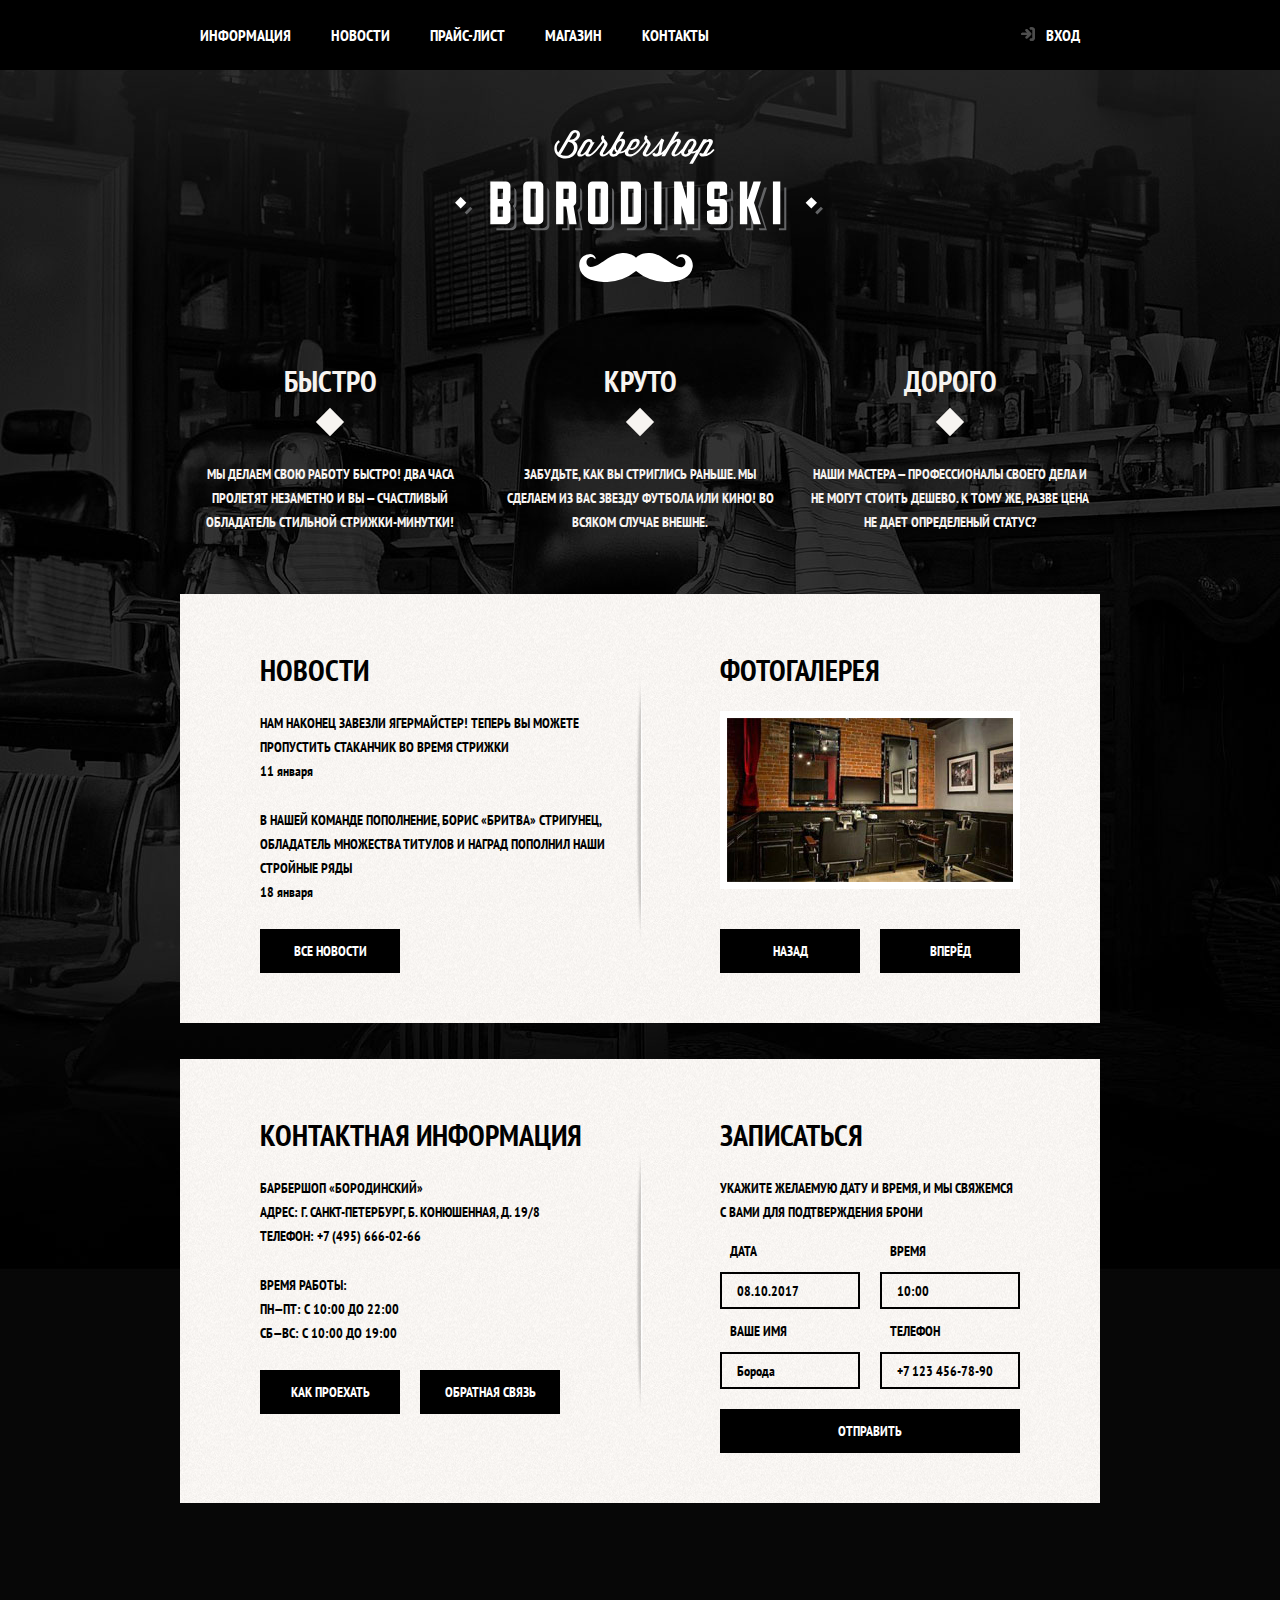
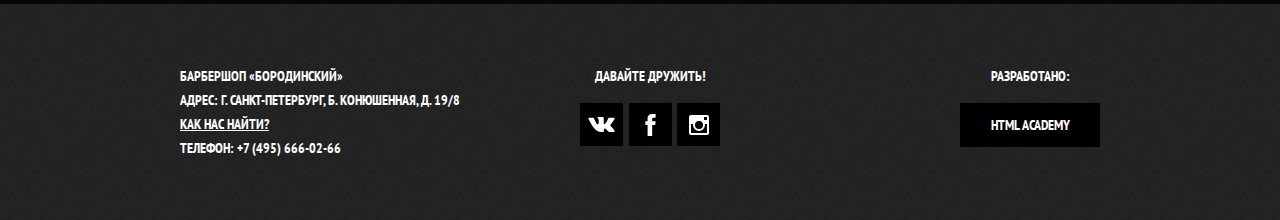
<file: index.html>
<!DOCTYPE html>
<html lang="ru">
<head>
    <meta charset="utf-8"/>
    <title>Barbershop BORODINSKI</title>
    <link href="https://fonts.googleapis.com/css2?family=PT+Sans+Narrow&display=swap" rel="stylesheet">
    <link rel="stylesheet" href="css/style.min.css">
</head>
<body>
    <header class="main-header">
        <nav class="main-navigation">
            <a class="main-navigation-logo">
                <img src="img/index-logo.svg" width="368" height="153" alt="Логотип барбершопа «Borodinski».">
            </a>
            <div class="main-navigation-wrapper">
                <div class="container">
                    <ul class="website-navigation">
                        <li><a href="info.html">Информация</a></li>
                        <li><a href="news.html">Новости</a></li>
                        <li><a href="price.html">Прайс-лист</a></li>
                        <li><a href="catalog.html">Магазин</a></li>
                        <li><a href="contacts.html">Контакты</a></li>
                    </ul>
                    <ul class="user-navigation">
                        <li><a href="#" class="login-link">Вход</a></li>
                    </ul>
                </div> 
            </div>
        </nav>
    </header>
    <main class="main-wrapper">
        <div class="container">
            <h1 class="main-title visually-hidden">Barbershop Borodinski</h1>
            <section class="benefits">
                <h2 class="visually-hidden">Преимущества</h2>
                <ul class="benefits-list">
                    <li class="benefits-item">
                        <h3>Быстро</h3>
                        <p>Мы делаем свою работу быстро! Два часа пролетят незаметно и вы — счастливый обладатель стильной стрижки-минутки!</p>
                    </li>
                    <li class="benefits-item">
                        <h3>Круто</h3>
                        <p>Забудьте, как вы стриглись раньше.
                            Мы сделаем из вас звезду футбола или кино!
                            Во всяком случае внешне.</p>
                    </li>
                    <li class="benefits-item">
                        <h3>Дорого</h3>
                        <p>Наши мастера — профессионалы своего дела и не могут стоить дешево. К тому же, разве цена не дает определеный статус?</p>
                    </li>
                </ul>
            </section>
            <div class="content-columns">
                <section class="news">
                    <h2>Новости</h2>
                    <ul class="news-list">
                        <li class="news-item">
                            <p>Нам наконец завезли ягермайстер! Теперь вы можете пропустить стаканчик во время стрижки</p>
                            <time datetime="2018-01-11">11 января</time>
                        </li>
                        <li class="news-item">
                            <p>В нашей команде пополнение, борис «бритва» стригунец, обладaтель множества титулов и наград пополнил наши стройные ряды</p>
                            <time datetime="2018-01-18">18 января</time>
                        </li>
                    </ul>
                    <a class="button" href="news.html">Все новости</a>
                </section>
                <section class="gallery">
                    <h2>Фотогалерея</h2>
                    <figure class="gallery-content">
                        <a href="#">
                            <img src="img/studio.jpg" width="286" height="164" alt="Интерьер.">
                        </a>
                    </figure>
                    <div class="gallery-buttons">
                        <button type="button" class="button gallery-button">Назад</button>
                        <button type="button" class="button gallery-button">Вперёд</button>
                    </div> 
                </section>
            </div>
            <div class="content-columns">
                <section class="contacts">
                    <h2>Контактная информация</h2>
                    <div class="contacts-container">
                        <p>
                            Барбершоп «Бородинский»<br>
                            Адрес: г. Санкт-петербург, б. Конюшенная, д. 19/8<br>
                            Телефон: +7 (495) 666-02-66
                        </p>
                        <p>
                            Время работы:<br>
                            Пн—пт: с 10:00 до 22:00<br>
                            Сб—вс: с 10:00 до 19:00
                        </p>
                        <div class="contacts-buttons">
                            <a class="button" href="map.html">Как проехать</a>
                            <a class="button" href="contacts.html">Обратная связь</a>
                        </div>
                    </div>
                </section>
                <section class="appointment">
                    <h2>Записаться</h2>
                    <p class="appointment-info">Укажите желаемую дату и время, и мы свяжемся с вами для подтверждения брони</p>
                    <form class="appointment-form" action="" method="post">
                        <p class="appointment-item">
                            <label for="appointment-date">Дата</label>
                            <input id="appointment-date" type="text" name="date" value="" placeholder="08.10.2017" required>
                        </p>
                        <p class="appointment-item">
                            <label for="appointment-time">Время</label>
                            <input id="appointment-time" type="text" name="time" value="" placeholder="10:00" required>
                        </p>
                        <p class="appointment-item">
                            <label for="appointment-name">Ваше имя</label>
                            <input id="appointment-name" type="text" name="name" value="" placeholder="Борода" required>
                        </p>
                        <p class="appointment-item">
                            <label for="appointment-phone">Телефон</label>
                            <input id="appointment-phone" type="tel" name="phone" value="" placeholder="+7 123 456-78-90" required>
                        </p>
                        <button class="button" type="submit">Отправить</button>
                    </form>
                </section>
            </div>
        </div>
    </main>
    <footer class="main-footer">
        <div class="container">
            <p class="footer-contacts">
                Барбершоп «Бородинский»<br>
                Адрес: г. Санкт-петербург, б. Конюшенная, д. 19/8<br>
                <a href="map.html">Как нас найти?</a><br>
                Телефон: +7 (495) 666-02-66
            </p>
            <div class="footer-social">
                <b>Давайте дружить!</b>
                <ul class="footer-social-list">
                    <li>
                        <a class="social-button" href="#">
                            <span class="visually-hidden">Вконтакте</span>
                            <svg xmlns="http://www.w3.org/2000/svg" width="27" height="15" viewBox="0 0 26.14 14.91">
                                <path d="M26 13.47l-.09-.17a13.55 13.55 0 0 0-2.6-3q-.87-.83-1.1-1.12A1 1 0 0 1 22 8a10.27 10.27 0 0 1 1.22-1.78l.88-1.16q2.35-3.13 2-4L26 .94a.8.8 0 0 0-.4-.22 2.14 2.14 0 0 0-.87 0h-3.92a.51.51 0 0 0-.27 0h-.3a.6.6 0 0 0-.15.14.93.93 0 0 0-.14.24 22.22 22.22 0 0 1-1.46 3.06q-.5.84-.93 1.46a7 7 0 0 1-.71.91 4.94 4.94 0 0 1-.52.47q-.23.18-.35.15l-.23-.05a.9.9 0 0 1-.31-.33 1.49 1.49 0 0 1-.16-.53V1.6a3.14 3.14 0 0 0 0-.62 2.12 2.12 0 0 0-.14-.44.73.73 0 0 0-.28-.33 1.57 1.57 0 0 0-.46-.18A9 9 0 0 0 12.57 0a8.93 8.93 0 0 0-3.25.33 1.83 1.83 0 0 0-.52.41q-.25.3-.07.33a1.67 1.67 0 0 1 1.16.59l.08.16a2.6 2.6 0 0 1 .19.63 6.32 6.32 0 0 1 .12 1 10.59 10.59 0 0 1 0 1.7q-.07.71-.13 1.1a2.21 2.21 0 0 1-.18.64 2.69 2.69 0 0 1-.16.3l-.07.07a1 1 0 0 1-.37.07.86.86 0 0 1-.46-.19 3.27 3.27 0 0 1-.56-.52 7 7 0 0 1-.66-.93q-.37-.6-.76-1.42l-.22-.39q-.2-.38-.56-1.11t-.62-1.43A.9.9 0 0 0 5.2.9h-.07a.93.93 0 0 0-.22-.16A1.44 1.44 0 0 0 4.6.65L.87.68A1 1 0 0 0 .1.94L0 1a.44.44 0 0 0 0 .22 1.08 1.08 0 0 0 .08.37Q.9 3.53 1.86 5.31t1.66 2.87Q4.23 9.27 5 10.24t1 1.24l.37.41.34.33a8.06 8.06 0 0 0 1 .78 16.34 16.34 0 0 0 1.4.9 7.6 7.6 0 0 0 1.79.72 6.19 6.19 0 0 0 2 .22h1.57a1.08 1.08 0 0 0 .72-.3l.05-.07a.9.9 0 0 0 .1-.25 1.38 1.38 0 0 0 0-.37 4.48 4.48 0 0 1 .09-1.05 2.77 2.77 0 0 1 .23-.71 1.74 1.74 0 0 1 .29-.4 1.19 1.19 0 0 1 .23-.2h.11a.86.86 0 0 1 .77.21 4.52 4.52 0 0 1 .83.79q.39.47.93 1.05a6.41 6.41 0 0 0 1 .87l.27.16a3.31 3.31 0 0 0 .71.3 1.53 1.53 0 0 0 .76.07l3.48-.05a1.58 1.58 0 0 0 .8-.17.68.68 0 0 0 .34-.37 1.06 1.06 0 0 0 0-.46 1.71 1.71 0 0 0-.1-.36z" fill="#fff"/>
                            </svg>
                        </a>
                    </li>
                    <li>
                        <a class="social-button" href="#">
                            <span class="visually-hidden">Facebook</span>
                            <svg xmlns="http://www.w3.org/2000/svg" width="19" height="22" viewBox="0 0 10.15 21.74">
                                <path d="M3.34 1.12A4.77 4.77 0 0 1 6.53 0h3.61v3.81H7.81a1.07 1.07 0 0 0-1.09.83v2.55h3.42c-.08 1.23-.24 2.45-.41 3.67h-3v10.87H2.21V10.86H0V7.21h2.19V3.66a3.83 3.83 0 0 1 1.15-2.54z" fill="#fff"/>
                            </svg>
                        </a>
                    </li>
                    <li>
                        <a class="social-button" href="#">
                            <span class="visually-hidden">Instagram</span>
                            <svg xmlns="http://www.w3.org/2000/svg" width="20" height="20" viewBox="0 0 20 20">
                                <path d="M18 0H2a2 2 0 0 0-2 2v16a2 2 0 0 0 2 2h16a2 2 0 0 0 2-2V2a2 2 0 0 0-2-2zm-8 6a4 4 0 1 1-4 4 4 4 0 0 1 4-4zM2.5 18a.47.47 0 0 1-.5-.5V9h2.1a3.4 3.4 0 0 0-.1 1 6 6 0 1 0 12 0 3.4 3.4 0 0 0-.1-1H18v8.5a.47.47 0 0 1-.5.5zM18 4.5a.47.47 0 0 1-.5.5h-2a.47.47 0 0 1-.5-.5v-2a.47.47 0 0 1 .5-.5h2a.47.47 0 0 1 .5.5z" fill="#fff"/>
                            </svg>
                        </a>
                    </li>
                </ul>
            </div>
            <p class="footer-copyright">
                <b>Разработано:</b>
                <a class="button" href="https://htmlacademy.ru">HTML Academy</a>
            </p>
        </div>
    </footer>
    <section class="modal modal-login">
        <h2>Личный кабинет</h2>
        <p>Введите, пожалуйста, свой логин и пароль</p>
        <form class="login-form" action="" method="post">
            <p>
                <label for="user-login" class="visually-hidden">Логин</label>
                <input id="user-login" type="text" name="login" placeholder="Логин" required>
                <span class="user-login-icon"></span>
            </p>
            <p>
                <label for="user-password" class="visually-hidden">Пароль</label>
                <input id="user-password" type="password" name="password" placeholder="Пароль" required>
                <span class="user-password-icon"></span>
            </p>
            <p class="extra-actions">
                <input type="checkbox" name="remember" id="remember-user" class="remember-user-checkbox">
                <span class="extra-actions-container">
                    <label class="remember-user-label" for="remember-user">Запомните меня</label>
                    <a href="#">Я забыл пароль!</a>   
                </span>
            </p>       
            <button class="button" type="submit" action="" method="post">Войти</button>
        </form>
        <button type="button" class="modal-close" aria-label="Закрыть">
            <svg xmlns="http://www.w3.org/2000/svg" width="19" height="19" viewBox="0 0 12 12">
                <path d="M11.12 2a.4.4 0 0 1 0 .57L8 5.71a.4.4 0 0 0 0 .57l3.14 3.14a.4.4 0 0 1 0 .57L10 11.13a.41.41 0 0 1-.57 0L6.27 8a.41.41 0 0 0-.57 0l-3.14 3.12a.41.41 0 0 1-.57 0L.85 10a.4.4 0 0 1 0-.57L4 6.28a.4.4 0 0 0 0-.57L.85 2.57a.4.4 0 0 1 0-.57L2 .86a.41.41 0 0 1 .57 0L5.7 4a.4.4 0 0 0 .57 0L9.41.87a.41.41 0 0 1 .57 0z"/>
            </svg>
        </button>
    </section>
    <section class="modal modal-map">
        <h2 class="visually-hidden">Как до нас добраться</h2>
        <iframe src="https://www.google.com/maps/embed?pb=!1m18!1m12!1m3!1d1998.6037872533277!2d30.320858716096975!3d59.93871648187614!2m3!1f0!2f0!3f0!3m2!1i1024!2i768!4f13.1!3m3!1m2!1s0x4696310fca145cc1%3A0x42b32648d8238007!2z0JHQvtC70YzRiNCw0Y8g0JrQvtC90Y7RiNC10L3QvdCw0Y8g0YPQuy4sIDE5LzgsINCh0LDQvdC60YIt0J_QtdGC0LXRgNCx0YPRgNCzLCDQoNC-0YHRgdC40Y8sIDE5MTE4Ng!5e0!3m2!1sru!2sby!4v1589304282409!5m2!1sru!2sby" width="766" height="560" frameborder="0" style="border:0;" allowfullscreen="" aria-hidden="false" tabindex="0"></iframe>
        <p>
            <img src="img/map.jpg" width="766" height="560" alt="Наш офис по адресу ул. Большая Конюшенная 19/8, Санкт-Петербург.">
        </p>
        <button type="button" class="modal-close" aria-label="Закрыть">
            <svg xmlns="http://www.w3.org/2000/svg" width="19" height="19" viewBox="0 0 12 12">
                <path d="M11.12 2a.4.4 0 0 1 0 .57L8 5.71a.4.4 0 0 0 0 .57l3.14 3.14a.4.4 0 0 1 0 .57L10 11.13a.41.41 0 0 1-.57 0L6.27 8a.41.41 0 0 0-.57 0l-3.14 3.12a.41.41 0 0 1-.57 0L.85 10a.4.4 0 0 1 0-.57L4 6.28a.4.4 0 0 0 0-.57L.85 2.57a.4.4 0 0 1 0-.57L2 .86a.41.41 0 0 1 .57 0L5.7 4a.4.4 0 0 0 .57 0L9.41.87a.41.41 0 0 1 .57 0z"/>
            </svg>
        </button>
    </section>
    <script src="scripts/main.min.js"></script>
</body>
</html>
</file>
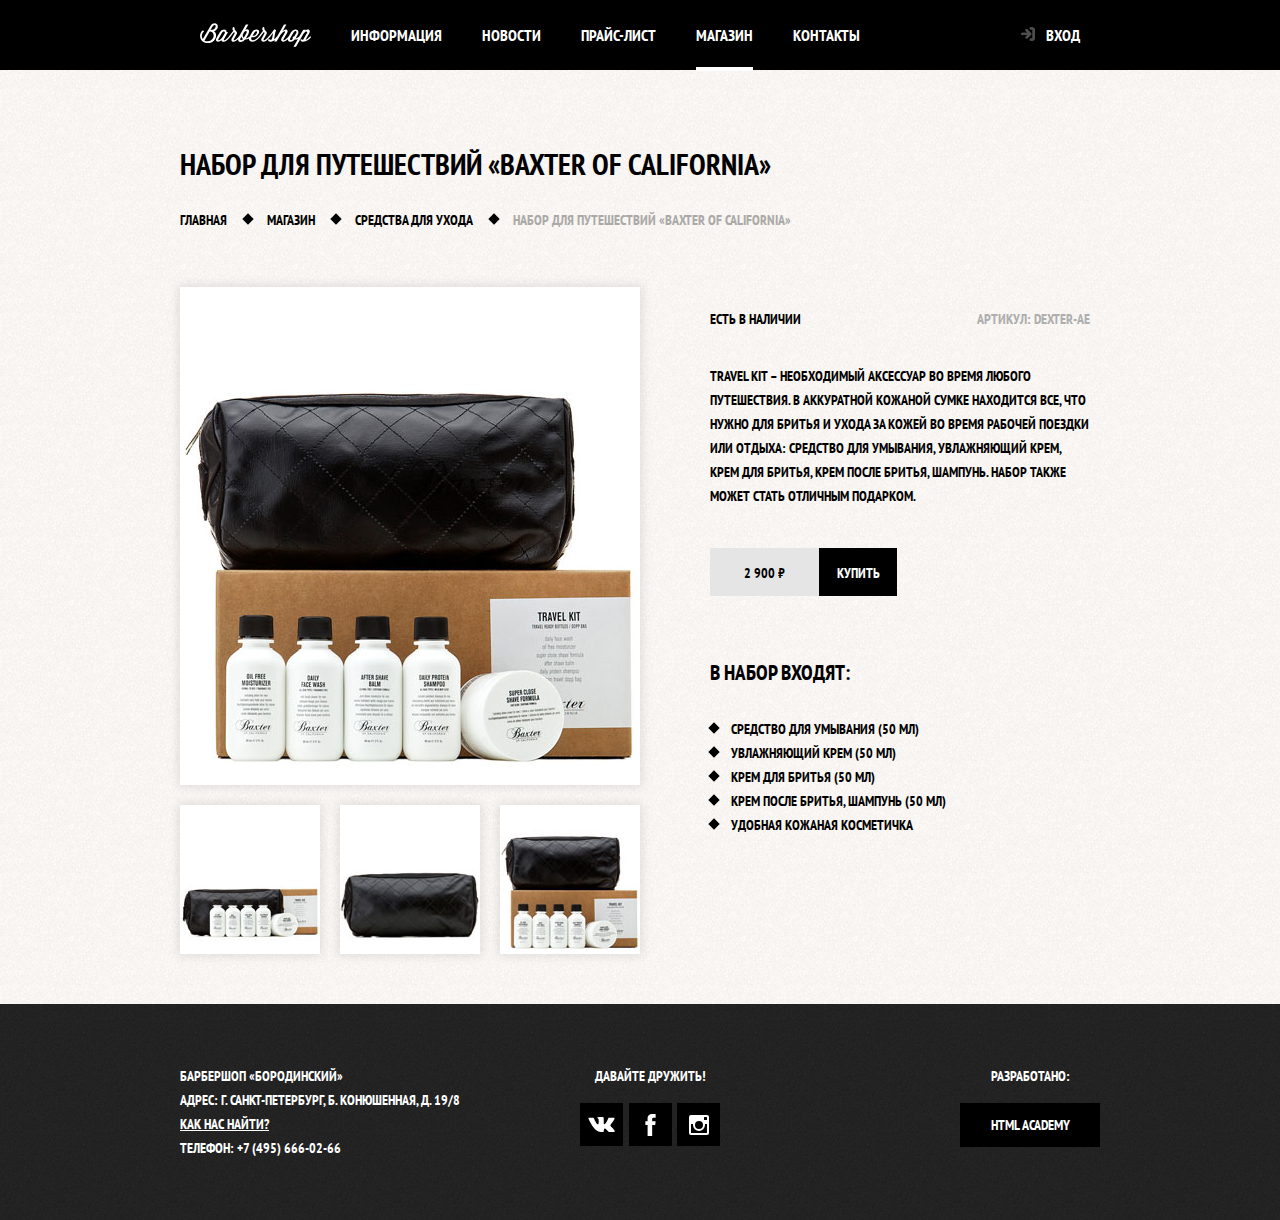
<file: catalog-item.html>
<!DOCTYPE html>
<html lang="ru">
<head>
    <meta charset="utf-8"/>
    <title>Barbershop BORODINSKI</title>
    <link href="https://fonts.googleapis.com/css2?family=PT+Sans+Narrow:wght@400;700&display=swap" rel="stylesheet">
    <link rel="stylesheet" href="css/style.min.css">
</head>
<body class="inner-page">
    <header class="main-header">
        <nav class="main-navigation container">
            <a class="main-navigation-logo" href="index.html">
                <img src="img/logo.svg" width="111" height="24" alt="Логотип барбершопа «Borodinski».">
            </a>
            <div class="main-navigation-lists-wrapper">
                <ul class="website-navigation">
                    <li><a href="info.html">Информация</a></li>
                    <li><a href="news.html">Новости</a></li>
                    <li><a href="price.html">Прайс-лист</a></li>
                    <li class="website-navigation-current">
                        <a href="catalog.html">
                            <span>Магазин</span>
                        </a>
                    </li>
                    <li><a href="contacts.html">Контакты</a></li>
                </ul>
                <ul class="user-navigation">
                    <li><a href="#" class="login-link">Вход</a></li>
                </ul>
            </div>
        </nav>
    </header>
    <main class="main-wrapper">
        <div class="container">
            <h1 class="page-title">Набор для путешествий «Baxter of California»</h1>
            <nav>
                <ul class="breadcrumbs">
                    <li><a href="index.html">Главная</a></li>
                    <li><a href="catalog.html">Магазин</a></li>
                    <li><a href="catalog.html">Средства для ухода</a></li>
                    <li class="breadcrumbs-current">Набор для путешествий «Baxter of California»</li>
                </ul>
            </nav>
            <div class="product-columns">
                <section class="product-photos">
                    <h2 class="visually-hidden">Изображения товара</h3>
                    <p class="product-photo-full">
                        <img src="img/product-big.jpg" width="460" height="498" alt="Фото всего набора.">
                    </p>
                    <ul class="product-photo-preview">
                        <li>
                            <a href="#"><img src="img/product-small-1.jpg" with="140" height="149" alt="Фото всего набора в ряд."></a>
                        </li>
                        <li>
                            <a href="#"><img src="img/product-small-2.jpg" with="140" height="149" alt="Фото набора в кожаной косметичке."></a>
                        </li>
                        <li>
                            <a href="#"><img src="img/product-small-3.jpg" with="140" height="149" alt="Фото всего набора."></a>
                        </li>
                    </ul>
                </section>
                <section class="product-info">
                    <h2 class="visually-hidden">Описание товара</h2>
                    <div class="product-meta-info">
                        <b class="product-availability">Есть в наличии</b>
                        <span class="product-vendor-code">Артикул: dexter-ae</span>
                    </div>
                    <p class="product-description">
                        Travel Kit – необходимый аксессуар во время любого путешествия. В аккуратной кожаной сумке находится все, что нужно для бритья и ухода за кожей во время рабочей поездки или отдыха: средство для умывания, увлажняющий крем, крем для бритья, крем после бритья, шампунь. Набор также может стать отличным подарком.
                    </p>
                    <p class="product-price">
                        <b>2 900 ₽</b>
                        <a class="button" href="#">Купить</a>
                    </p>
                    <h2>В набор входят:</h2>
                    <ul class="product-set-list">
                        <li>Средство для умывания (50 мл)</li>
                        <li>Увлажняющий крем (50 мл)</li>
                        <li>Крем для бритья (50 мл)</li>
                        <li>Крем после бритья, шампунь (50 мл)</li>
                        <li>Удобная кожаная косметичка</li>
                    </ul>
                </section>
            </div>
        </div>
    </main>
    <footer class="main-footer">
        <div class="container">
            <p class="footer-contacts">
                Барбершоп «Бородинский»<br>
                Адрес: г. Санкт-петербург, б. Конюшенная, д. 19/8<br>
                <a href="map.html">Как нас найти?</a><br>
                Телефон: +7 (495) 666-02-66
            </p>
            <div class="footer-social">
                <b>Давайте дружить!</b>
                <ul class="footer-social-list">
                    <li>
                        <a class="social-button" href="#">
                            <span class="visually-hidden">Вконтакте</span>
                            <svg xmlns="http://www.w3.org/2000/svg" width="27" height="15" viewBox="0 0 26.14 14.91">
                                <path d="M26 13.47l-.09-.17a13.55 13.55 0 0 0-2.6-3q-.87-.83-1.1-1.12A1 1 0 0 1 22 8a10.27 10.27 0 0 1 1.22-1.78l.88-1.16q2.35-3.13 2-4L26 .94a.8.8 0 0 0-.4-.22 2.14 2.14 0 0 0-.87 0h-3.92a.51.51 0 0 0-.27 0h-.3a.6.6 0 0 0-.15.14.93.93 0 0 0-.14.24 22.22 22.22 0 0 1-1.46 3.06q-.5.84-.93 1.46a7 7 0 0 1-.71.91 4.94 4.94 0 0 1-.52.47q-.23.18-.35.15l-.23-.05a.9.9 0 0 1-.31-.33 1.49 1.49 0 0 1-.16-.53V1.6a3.14 3.14 0 0 0 0-.62 2.12 2.12 0 0 0-.14-.44.73.73 0 0 0-.28-.33 1.57 1.57 0 0 0-.46-.18A9 9 0 0 0 12.57 0a8.93 8.93 0 0 0-3.25.33 1.83 1.83 0 0 0-.52.41q-.25.3-.07.33a1.67 1.67 0 0 1 1.16.59l.08.16a2.6 2.6 0 0 1 .19.63 6.32 6.32 0 0 1 .12 1 10.59 10.59 0 0 1 0 1.7q-.07.71-.13 1.1a2.21 2.21 0 0 1-.18.64 2.69 2.69 0 0 1-.16.3l-.07.07a1 1 0 0 1-.37.07.86.86 0 0 1-.46-.19 3.27 3.27 0 0 1-.56-.52 7 7 0 0 1-.66-.93q-.37-.6-.76-1.42l-.22-.39q-.2-.38-.56-1.11t-.62-1.43A.9.9 0 0 0 5.2.9h-.07a.93.93 0 0 0-.22-.16A1.44 1.44 0 0 0 4.6.65L.87.68A1 1 0 0 0 .1.94L0 1a.44.44 0 0 0 0 .22 1.08 1.08 0 0 0 .08.37Q.9 3.53 1.86 5.31t1.66 2.87Q4.23 9.27 5 10.24t1 1.24l.37.41.34.33a8.06 8.06 0 0 0 1 .78 16.34 16.34 0 0 0 1.4.9 7.6 7.6 0 0 0 1.79.72 6.19 6.19 0 0 0 2 .22h1.57a1.08 1.08 0 0 0 .72-.3l.05-.07a.9.9 0 0 0 .1-.25 1.38 1.38 0 0 0 0-.37 4.48 4.48 0 0 1 .09-1.05 2.77 2.77 0 0 1 .23-.71 1.74 1.74 0 0 1 .29-.4 1.19 1.19 0 0 1 .23-.2h.11a.86.86 0 0 1 .77.21 4.52 4.52 0 0 1 .83.79q.39.47.93 1.05a6.41 6.41 0 0 0 1 .87l.27.16a3.31 3.31 0 0 0 .71.3 1.53 1.53 0 0 0 .76.07l3.48-.05a1.58 1.58 0 0 0 .8-.17.68.68 0 0 0 .34-.37 1.06 1.06 0 0 0 0-.46 1.71 1.71 0 0 0-.1-.36z" fill="#fff"/>
                            </svg>
                        </a>
                    </li>
                    <li>
                        <a class="social-button" href="#">
                            <span class="visually-hidden">Facebook</span>
                            <svg xmlns="http://www.w3.org/2000/svg" width="19" height="22" viewBox="0 0 10.15 21.74">
                                <path d="M3.34 1.12A4.77 4.77 0 0 1 6.53 0h3.61v3.81H7.81a1.07 1.07 0 0 0-1.09.83v2.55h3.42c-.08 1.23-.24 2.45-.41 3.67h-3v10.87H2.21V10.86H0V7.21h2.19V3.66a3.83 3.83 0 0 1 1.15-2.54z" fill="#fff"/>
                            </svg>
                        </a>
                    </li>
                    <li>
                        <a class="social-button" href="#">
                            <span class="visually-hidden">Instagram</span>
                            <svg xmlns="http://www.w3.org/2000/svg" width="20" height="20" viewBox="0 0 20 20">
                                <path d="M18 0H2a2 2 0 0 0-2 2v16a2 2 0 0 0 2 2h16a2 2 0 0 0 2-2V2a2 2 0 0 0-2-2zm-8 6a4 4 0 1 1-4 4 4 4 0 0 1 4-4zM2.5 18a.47.47 0 0 1-.5-.5V9h2.1a3.4 3.4 0 0 0-.1 1 6 6 0 1 0 12 0 3.4 3.4 0 0 0-.1-1H18v8.5a.47.47 0 0 1-.5.5zM18 4.5a.47.47 0 0 1-.5.5h-2a.47.47 0 0 1-.5-.5v-2a.47.47 0 0 1 .5-.5h2a.47.47 0 0 1 .5.5z" fill="#fff"/>
                            </svg>
                        </a>
                    </li>
                </ul>
            </div>
            <p class="footer-copyright">
                <b>Разработано:</b>
                <a class="button" href="https://htmlacademy.ru">HTML Academy</a>
            </p>
        </div>
    </footer>
    <section class="modal modal-login">
        <h2>Личный кабинет</h2>
        <p>Введите, пожалуйста, свой логин и пароль</p>
        <form class="login-form" action="" method="post">
            <p>
                <label for="user-login" class="visually-hidden">Логин</label>
                <input id="user-login" type="text" name="login" placeholder="Логин" required>
                <span class="user-login-icon"></span>
            </p>
            <p>
                <label for="user-password" class="visually-hidden">Пароль</label>
                <input id="user-password" type="password" name="password" placeholder="Пароль" required>
                <span class="user-password-icon"></span>
            </p>
            <p class="extra-actions">
                <input type="checkbox" name="remember" id="remember-user" class="remember-user-checkbox">
                <span class="extra-actions-container">
                    <label class="remember-user-label" for="remember-user">Запомните меня</label>
                    <a href="#">Я забыл пароль!</a>   
                </span>
            </p>       
            <button class="button" type="submit" action="" method="post">Войти</button>
        </form>
        <button type="button" class="modal-close" aria-label="Закрыть">
            <svg xmlns="http://www.w3.org/2000/svg" width="19" height="19" viewBox="0 0 12 12">
                <path d="M11.12 2a.4.4 0 0 1 0 .57L8 5.71a.4.4 0 0 0 0 .57l3.14 3.14a.4.4 0 0 1 0 .57L10 11.13a.41.41 0 0 1-.57 0L6.27 8a.41.41 0 0 0-.57 0l-3.14 3.12a.41.41 0 0 1-.57 0L.85 10a.4.4 0 0 1 0-.57L4 6.28a.4.4 0 0 0 0-.57L.85 2.57a.4.4 0 0 1 0-.57L2 .86a.41.41 0 0 1 .57 0L5.7 4a.4.4 0 0 0 .57 0L9.41.87a.41.41 0 0 1 .57 0z"/>
            </svg>
        </button>
    </section>
    <section class="modal modal-map">
        <h2 class="visually-hidden">Как до нас добраться</h2>
        <iframe src="https://www.google.com/maps/embed?pb=!1m18!1m12!1m3!1d1998.6037872533277!2d30.320858716096975!3d59.93871648187614!2m3!1f0!2f0!3f0!3m2!1i1024!2i768!4f13.1!3m3!1m2!1s0x4696310fca145cc1%3A0x42b32648d8238007!2z0JHQvtC70YzRiNCw0Y8g0JrQvtC90Y7RiNC10L3QvdCw0Y8g0YPQuy4sIDE5LzgsINCh0LDQvdC60YIt0J_QtdGC0LXRgNCx0YPRgNCzLCDQoNC-0YHRgdC40Y8sIDE5MTE4Ng!5e0!3m2!1sru!2sby!4v1589304282409!5m2!1sru!2sby" width="766" height="560" frameborder="0" style="border:0;" allowfullscreen="" aria-hidden="false" tabindex="0"></iframe>
        <p>
            <img src="img/map.jpg" width="766" height="560" alt="Наш офис по адресу ул. Большая Конюшенная 19/8, Санкт-Петербург.">
        </p>
        <button type="button" class="modal-close" aria-label="Закрыть">
            <svg xmlns="http://www.w3.org/2000/svg" width="19" height="19" viewBox="0 0 12 12">
                <path d="M11.12 2a.4.4 0 0 1 0 .57L8 5.71a.4.4 0 0 0 0 .57l3.14 3.14a.4.4 0 0 1 0 .57L10 11.13a.41.41 0 0 1-.57 0L6.27 8a.41.41 0 0 0-.57 0l-3.14 3.12a.41.41 0 0 1-.57 0L.85 10a.4.4 0 0 1 0-.57L4 6.28a.4.4 0 0 0 0-.57L.85 2.57a.4.4 0 0 1 0-.57L2 .86a.41.41 0 0 1 .57 0L5.7 4a.4.4 0 0 0 .57 0L9.41.87a.41.41 0 0 1 .57 0z"/>
            </svg>
        </button>
    </section>
    <script src="scripts/main.min.js"></script>
</body>
</html>
</file>
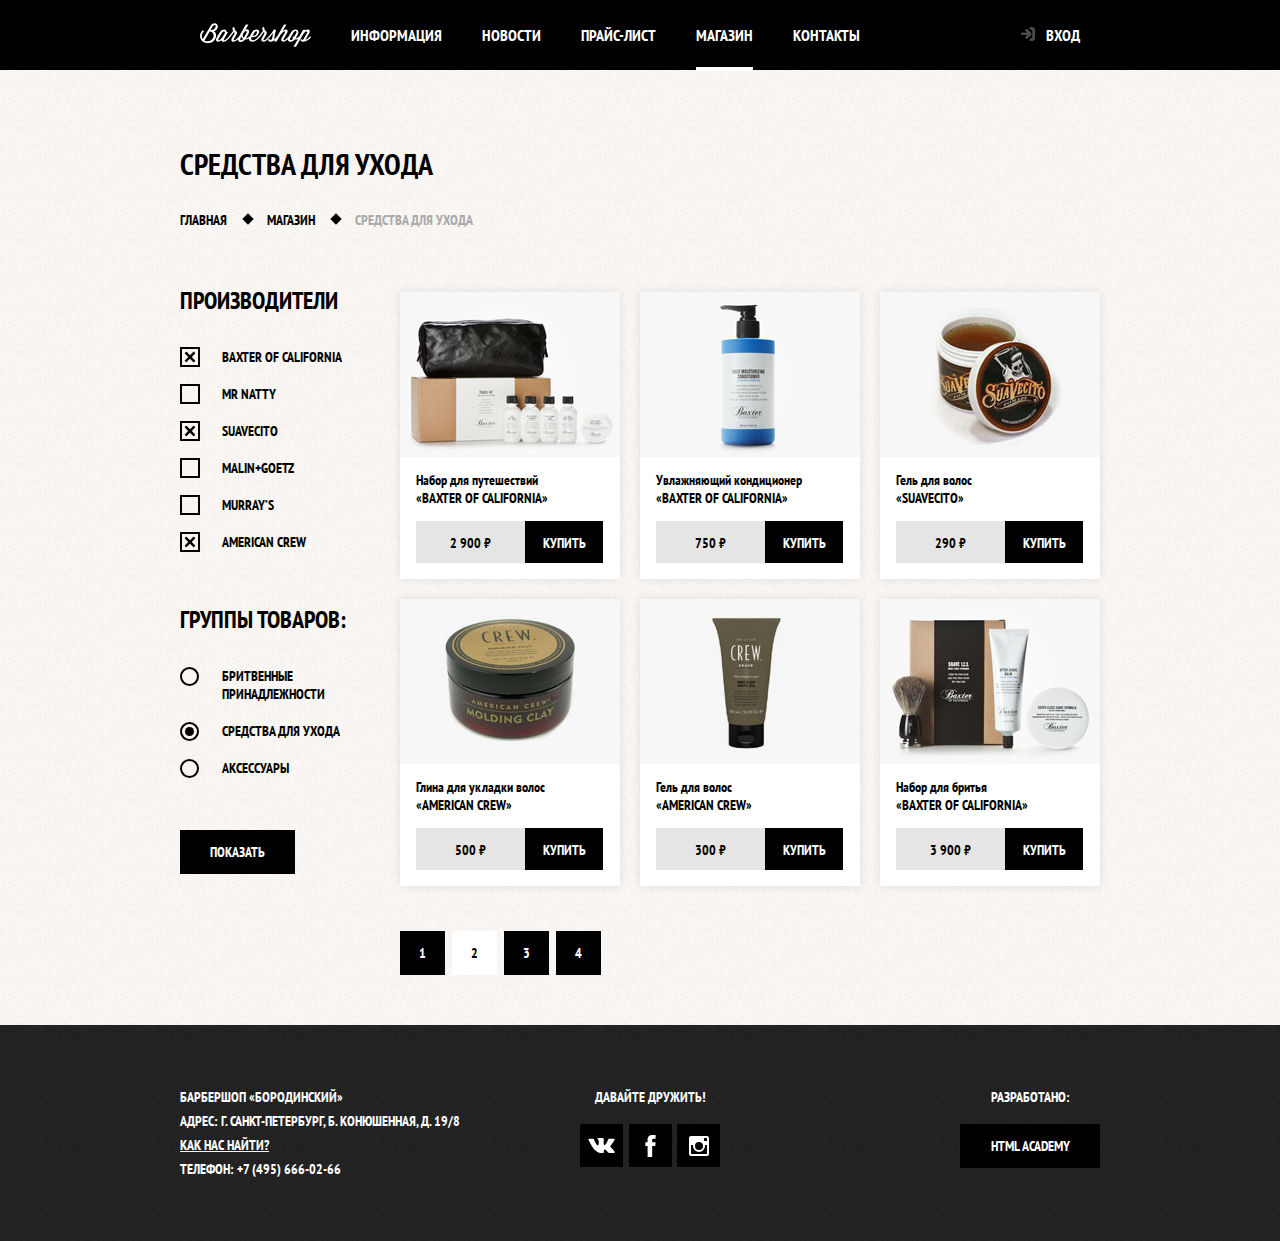
<file: catalog.html>
<!DOCTYPE html>
<html lang="ru">
<head>
    <meta charset="utf-8"/>
    <title>Barbershop BORODINSKI</title>
    <link href="https://fonts.googleapis.com/css2?family=PT+Sans+Narrow:wght@400;700&display=swap" rel="stylesheet">
    <link rel="stylesheet" href="css/style.min.css">
</head>
<body class="inner-page">
    <header class="main-header">
        <nav class="main-navigation container">
            <a class="main-navigation-logo" href="index.html">
                <img src="img/logo.svg" width="111" height="24" alt="Логотип барбершопа «Borodinski».">
            </a>
            <div class="main-navigation-lists-wrapper">
                <ul class="website-navigation">
                    <li><a href="info.html">Информация</a></li>
                    <li><a href="news.html">Новости</a></li>
                    <li><a href="price.html">Прайс-лист</a></li>
                    <li class="website-navigation-current">
                        <a href="catalog.html">
                            <span>Магазин</span>
                        </a>
                    </li>
                    <li><a href="contacts.html">Контакты</a></li>
                </ul>
                <ul class="user-navigation">
                    <li><a href="#" class="login-link">Вход</a></li>
                </ul>
            </div>
        </nav>
    </header>
    <main class="main-wrapper">
        <div class="container">
            <h1 class="page-title">Средства для ухода</h2>
            <nav>
                <ul class="breadcrumbs">
                    <li><a href="index.html">Главная</a></li>
                    <li><a href="catalog.html">Магазин</a></li>
                    <li class="breadcrumbs-current">Средства для ухода</li>
                </ul>
            </nav>
            <div class="catalog-columns">
                <section class="catalog-filters">
                    <h2 class="visually-hidden">Фильтр товаров</h2>
                    <form class="filters" action="" method="get">
                        <fieldset>
                            <legend>Производители</legend>
                            <ul>
                                <li class="filter-option">
                                    <input class="visually-hidden filter-input filter-input-checkbox" type="checkbox" name="baxter-of-california" id="filter-baxter-of-california"
                                        checked>
                                    <label for="filter-baxter-of-california">Baxter of California</label>
                                </li>
                                <li class="filter-option">
                                    <input class="visually-hidden filter-input filter-input-checkbox" type="checkbox" name="mr-natty" id="filter-mr-natty">
                                    <label for="filter-mr-natty">Mr Natty</label>
                                </li>
                                <li class="filter-option">
                                    <input class="visually-hidden filter-input filter-input-checkbox" type="checkbox" name="suavecito" id="filter-suavecito"
                                        checked>
                                    <label for="filter-suavecito">Suavecito</label>
                                </li>
                                <li class="filter-option">
                                    <input class="visually-hidden filter-input filter-input-checkbox" type="checkbox" name="malin-goetz" id="filter-malin-goetz">
                                    <label for="filter-malin-goetz">Malin+Goetz</label>
                                </li>
                                <li class="filter-option">
                                    <input class="visually-hidden filter-input filter-input-checkbox" type="checkbox" name="murrays" id="filter-murrays">
                                    <label for="filter-murrays">Murray’s</label>
                                </li>
                                <li class="filter-option">
                                    <input class="visually-hidden filter-input filter-input-checkbox" type="checkbox" name="american-crew" id="filter-american-crew"
                                        checked>
                                    <label for="filter-american-crew">American Crew</label>
                                </li>
                            </ul>     
                        </fieldset>
                        <fieldset>
                            <legend>Группы товаров:</legend>
                            <ul>
                                <li class="filter-option">
                                    <input class="visually-hidden filter-input filter-input-radio" type="radio" name="product-group" value="shaving" id="filter-shave">
                                    <label for="filter-shave">Бритвенные принадлежности</label>
                                </li>
                                <li class="filter-option">
                                    <input class="visually-hidden filter-input filter-input-radio" type="radio" name="product-group" value="hair-care" id="filter-care"
                                        checked>
                                    <label for="filter-care">Средства для ухода</label>
                                </li>
                                <li class="filter-option">
                                    <input class="visually-hidden filter-input filter-input-radio" type="radio" name="product-group" value="accessories" id="filter-accessories">
                                    <label for="filter-accessories">Аксессуары</label>
                                </li>
                            </ul>
                        </fieldset>
                        <button class="button apply-filters" type="submit">Показать</button>
                    </form>
                </section>
                <section class="catalog">
                    <h2 class="visually-hidden">Список средств для ухода</h2>
                    <ul class="catalog-list">
                        <li class="catalog-item">
                            <a href="catalog-item.html">
                                <h3>
                                    <span class="catalog-item-category">Набор для путешествий</span>
                                    <span class="catalog-item-title">«Baxter of California»</span>
                                </h3>
                                <p class="catalog-item-image">
                                    <img src="img/product-1.jpg" width="220" height="165" alt="Набор для путешествий «Baxter of California».">
                                </p>
                            </a>
                            <p class="catalog-item-price">
                                <b>2 900 ₽</b>
                                <a class="button" href="#">Купить</a>
                            </p>
                        </li>
                        <li class="catalog-item">
                            <a href="catalog-item.html">
                                <h3>
                                    <span class="catalog-item-category">Увлажняющий кондиционер</span>
                                    <span class="catalog-item-title">«Baxter of California»</span>
                                </h3>
                                <p class="catalog-item-image">
                                    <img src="img/product-2.jpg" width="220" height="165" alt="Увлажняющий кондиционер «Baxter of California».">
                                </p>
                            </a>
                            <p class="catalog-item-price">
                                <b>750 ₽</b>
                                <a class="button" href="#">Купить</a>
                            </p>
                        </li>
                        <li class="catalog-item">
                            <a href="catalog-item.html">
                                <h3>
                                    <span class="catalog-item-category">Гель для волос</span>
                                    <span class="catalog-item-title">«Suavecito»</span>
                                </h3>
                                <p class="catalog-item-image">
                                    <img src="img/product-3.jpg" width="220" height="165" alt="Гель для волос «Suavecito».">
                                </p>
                            </a>
                            <p class="catalog-item-price">
                                <b>290 ₽</b>
                                <a class="button" href="#">Купить</a>
                            </p>
                        </li>
                        <li class="catalog-item">
                            <a href="catalog-item.html">
                                <h3>
                                    <span class="catalog-item-category">Глина для укладки волос</span>
                                    <span class="catalog-item-title">«American crew»</span>
                                </h3>
                                <p class="catalog-item-image">
                                    <img src="img/product-4.jpg" width="220" height="165" alt="Глина для укладки волос «American crew».">
                                </p>
                            </a>
                            <p class="catalog-item-price">
                                <b>500 ₽</b>
                                <a class="button" href="#">Купить</a>
                            </p>
                        </li>
                        <li class="catalog-item">
                            <a href="catalog-item.html">
                                <h3>
                                    <span class="catalog-item-category">Гель для волос</span>
                                    <span class="catalog-item-title">«American crew»</span>
                                </h3>
                                <p class="catalog-item-image">
                                    <img src="img/product-5.jpg" width="220" height="165" alt="Гель для волос «American crew».">
                                </p>
                            </a>
                            <p class="catalog-item-price">
                                <b>300 ₽</b>
                                <a class="button" href="#">Купить</a>
                            </p>
                        </li>
                        <li class="catalog-item">
                            <a href="catalog-item.html">
                                <h3>
                                    <span class="catalog-item-category">Набор для бритья</span>
                                    <span class="catalog-item-title">«Baxter of California»</span>
                                </h3>
                                <p class="catalog-item-image">
                                    <img src="img/product-6.jpg" width="220" height="165" alt="Набор для бритья «Baxter of California».">
                                </p>
                            </a>
                            <p class="catalog-item-price">
                                <b>3 900 ₽</b>
                                <a class="button" href="#">Купить</a>
                            </p>
                        </li>
                    </ul>
                    <ul class="pagination-list">
                        <li class="pagination-item">
                            <a href="#">1</a>
                        </li>
                        <li class="pagination-item pagination-item-current">
                            <a>2</a>
                        </li>
                        <li class="pagination-item">
                            <a href="#">3</a>
                        </li>
                        <li class="pagination-item">
                            <a href="#">4</a>
                        </li>
                    </ul>
                </section>
            </div>
        </div>
    </main>
    <footer class="main-footer">
        <div class="container">
            <p class="footer-contacts">
                Барбершоп «Бородинский»<br>
                Адрес: г. Санкт-петербург, б. Конюшенная, д. 19/8<br>
                <a href="map.html">Как нас найти?</a><br>
                Телефон: +7 (495) 666-02-66
            </p>
            <div class="footer-social">
                <b>Давайте дружить!</b>
                <ul class="footer-social-list">
                    <li>
                        <a class="social-button" href="#">
                            <span class="visually-hidden">Вконтакте</span>
                            <svg xmlns="http://www.w3.org/2000/svg" width="27" height="15" viewBox="0 0 26.14 14.91">
                                <path d="M26 13.47l-.09-.17a13.55 13.55 0 0 0-2.6-3q-.87-.83-1.1-1.12A1 1 0 0 1 22 8a10.27 10.27 0 0 1 1.22-1.78l.88-1.16q2.35-3.13 2-4L26 .94a.8.8 0 0 0-.4-.22 2.14 2.14 0 0 0-.87 0h-3.92a.51.51 0 0 0-.27 0h-.3a.6.6 0 0 0-.15.14.93.93 0 0 0-.14.24 22.22 22.22 0 0 1-1.46 3.06q-.5.84-.93 1.46a7 7 0 0 1-.71.91 4.94 4.94 0 0 1-.52.47q-.23.18-.35.15l-.23-.05a.9.9 0 0 1-.31-.33 1.49 1.49 0 0 1-.16-.53V1.6a3.14 3.14 0 0 0 0-.62 2.12 2.12 0 0 0-.14-.44.73.73 0 0 0-.28-.33 1.57 1.57 0 0 0-.46-.18A9 9 0 0 0 12.57 0a8.93 8.93 0 0 0-3.25.33 1.83 1.83 0 0 0-.52.41q-.25.3-.07.33a1.67 1.67 0 0 1 1.16.59l.08.16a2.6 2.6 0 0 1 .19.63 6.32 6.32 0 0 1 .12 1 10.59 10.59 0 0 1 0 1.7q-.07.71-.13 1.1a2.21 2.21 0 0 1-.18.64 2.69 2.69 0 0 1-.16.3l-.07.07a1 1 0 0 1-.37.07.86.86 0 0 1-.46-.19 3.27 3.27 0 0 1-.56-.52 7 7 0 0 1-.66-.93q-.37-.6-.76-1.42l-.22-.39q-.2-.38-.56-1.11t-.62-1.43A.9.9 0 0 0 5.2.9h-.07a.93.93 0 0 0-.22-.16A1.44 1.44 0 0 0 4.6.65L.87.68A1 1 0 0 0 .1.94L0 1a.44.44 0 0 0 0 .22 1.08 1.08 0 0 0 .08.37Q.9 3.53 1.86 5.31t1.66 2.87Q4.23 9.27 5 10.24t1 1.24l.37.41.34.33a8.06 8.06 0 0 0 1 .78 16.34 16.34 0 0 0 1.4.9 7.6 7.6 0 0 0 1.79.72 6.19 6.19 0 0 0 2 .22h1.57a1.08 1.08 0 0 0 .72-.3l.05-.07a.9.9 0 0 0 .1-.25 1.38 1.38 0 0 0 0-.37 4.48 4.48 0 0 1 .09-1.05 2.77 2.77 0 0 1 .23-.71 1.74 1.74 0 0 1 .29-.4 1.19 1.19 0 0 1 .23-.2h.11a.86.86 0 0 1 .77.21 4.52 4.52 0 0 1 .83.79q.39.47.93 1.05a6.41 6.41 0 0 0 1 .87l.27.16a3.31 3.31 0 0 0 .71.3 1.53 1.53 0 0 0 .76.07l3.48-.05a1.58 1.58 0 0 0 .8-.17.68.68 0 0 0 .34-.37 1.06 1.06 0 0 0 0-.46 1.71 1.71 0 0 0-.1-.36z" fill="#fff"/>
                            </svg>
                        </a>
                    </li>
                    <li>
                        <a class="social-button" href="#">
                            <span class="visually-hidden">Facebook</span>
                            <svg xmlns="http://www.w3.org/2000/svg" width="19" height="22" viewBox="0 0 10.15 21.74">
                                <path d="M3.34 1.12A4.77 4.77 0 0 1 6.53 0h3.61v3.81H7.81a1.07 1.07 0 0 0-1.09.83v2.55h3.42c-.08 1.23-.24 2.45-.41 3.67h-3v10.87H2.21V10.86H0V7.21h2.19V3.66a3.83 3.83 0 0 1 1.15-2.54z" fill="#fff"/>
                            </svg>
                        </a>
                    </li>
                    <li>
                        <a class="social-button" href="#">
                            <span class="visually-hidden">Instagram</span>
                            <svg xmlns="http://www.w3.org/2000/svg" width="20" height="20" viewBox="0 0 20 20">
                                <path d="M18 0H2a2 2 0 0 0-2 2v16a2 2 0 0 0 2 2h16a2 2 0 0 0 2-2V2a2 2 0 0 0-2-2zm-8 6a4 4 0 1 1-4 4 4 4 0 0 1 4-4zM2.5 18a.47.47 0 0 1-.5-.5V9h2.1a3.4 3.4 0 0 0-.1 1 6 6 0 1 0 12 0 3.4 3.4 0 0 0-.1-1H18v8.5a.47.47 0 0 1-.5.5zM18 4.5a.47.47 0 0 1-.5.5h-2a.47.47 0 0 1-.5-.5v-2a.47.47 0 0 1 .5-.5h2a.47.47 0 0 1 .5.5z" fill="#fff"/>
                            </svg>
                        </a>
                    </li>
                </ul>
            </div>
            <p class="footer-copyright">
                <b>Разработано:</b>
                <a class="button" href="https://htmlacademy.ru">HTML Academy</a>
            </p>
        </div>
    </footer>
    <section class="modal modal-login">
        <h2>Личный кабинет</h2>
        <p>Введите, пожалуйста, свой логин и пароль</p>
        <form class="login-form" action="" method="post">
            <p>
                <label for="user-login" class="visually-hidden">Логин</label>
                <input id="user-login" type="text" name="login" placeholder="Логин" required>
                <span class="user-login-icon"></span>
            </p>
            <p>
                <label for="user-password" class="visually-hidden">Пароль</label>
                <input id="user-password" type="password" name="password" placeholder="Пароль" required>
                <span class="user-password-icon"></span>
            </p>
            <p class="extra-actions">
                <input type="checkbox" name="remember" id="remember-user" class="remember-user-checkbox">
                <span class="extra-actions-container">
                    <label class="remember-user-label" for="remember-user">Запомните меня</label>
                    <a href="#">Я забыл пароль!</a>   
                </span>
            </p>       
            <button class="button" type="submit" action="" method="post">Войти</button>
        </form>
        <button type="button" class="modal-close" aria-label="Закрыть">
            <svg xmlns="http://www.w3.org/2000/svg" width="19" height="19" viewBox="0 0 12 12">
                <path d="M11.12 2a.4.4 0 0 1 0 .57L8 5.71a.4.4 0 0 0 0 .57l3.14 3.14a.4.4 0 0 1 0 .57L10 11.13a.41.41 0 0 1-.57 0L6.27 8a.41.41 0 0 0-.57 0l-3.14 3.12a.41.41 0 0 1-.57 0L.85 10a.4.4 0 0 1 0-.57L4 6.28a.4.4 0 0 0 0-.57L.85 2.57a.4.4 0 0 1 0-.57L2 .86a.41.41 0 0 1 .57 0L5.7 4a.4.4 0 0 0 .57 0L9.41.87a.41.41 0 0 1 .57 0z"/>
            </svg>
        </button>
    </section>
    <section class="modal modal-map">
        <h2 class="visually-hidden">Как до нас добраться</h2>
        <iframe src="https://www.google.com/maps/embed?pb=!1m18!1m12!1m3!1d1998.6037872533277!2d30.320858716096975!3d59.93871648187614!2m3!1f0!2f0!3f0!3m2!1i1024!2i768!4f13.1!3m3!1m2!1s0x4696310fca145cc1%3A0x42b32648d8238007!2z0JHQvtC70YzRiNCw0Y8g0JrQvtC90Y7RiNC10L3QvdCw0Y8g0YPQuy4sIDE5LzgsINCh0LDQvdC60YIt0J_QtdGC0LXRgNCx0YPRgNCzLCDQoNC-0YHRgdC40Y8sIDE5MTE4Ng!5e0!3m2!1sru!2sby!4v1589304282409!5m2!1sru!2sby" width="766" height="560" frameborder="0" style="border:0;" allowfullscreen="" aria-hidden="false" tabindex="0"></iframe>
        <p>
            <img src="img/map.jpg" width="766" height="560" alt="Наш офис по адресу ул. Большая Конюшенная 19/8, Санкт-Петербург.">
        </p>
        <button type="button" class="modal-close" aria-label="Закрыть">
            <svg xmlns="http://www.w3.org/2000/svg" width="19" height="19" viewBox="0 0 12 12">
                <path d="M11.12 2a.4.4 0 0 1 0 .57L8 5.71a.4.4 0 0 0 0 .57l3.14 3.14a.4.4 0 0 1 0 .57L10 11.13a.41.41 0 0 1-.57 0L6.27 8a.41.41 0 0 0-.57 0l-3.14 3.12a.41.41 0 0 1-.57 0L.85 10a.4.4 0 0 1 0-.57L4 6.28a.4.4 0 0 0 0-.57L.85 2.57a.4.4 0 0 1 0-.57L2 .86a.41.41 0 0 1 .57 0L5.7 4a.4.4 0 0 0 .57 0L9.41.87a.41.41 0 0 1 .57 0z"/>
            </svg>
        </button>
    </section>
    <script src="scripts/main.min.js"></script>
</body>
</html>
</file>
<file: css/style.min.css>
html{-webkit-box-sizing:border-box;box-sizing:border-box}*,:after,:before{-webkit-box-sizing:inherit;box-sizing:inherit}body{background-color:#0f0f0f;background-position:top center;background-repeat:no-repeat;background-image:url(../img/background-image.jpg);color:#fff;font-family:"PT Sans Narrow",Arial,sans-serif;font-size:14px;font-weight:700;line-height:24px;margin:0;padding:0;text-transform:uppercase}@-webkit-keyframes bounce{0%{-webkit-transform:translateY(-2000px);transform:translateY(-2000px)}70%{-webkit-transform:translateY(30px);transform:translateY(30px)}90%{-webkit-transform:translateY(-10px);transform:translateY(-10px)}100%{-webkit-transform:translateY(0);transform:translateY(0)}}@keyframes bounce{0%{-webkit-transform:translateY(-2000px);transform:translateY(-2000px)}70%{-webkit-transform:translateY(30px);transform:translateY(30px)}90%{-webkit-transform:translateY(-10px);transform:translateY(-10px)}100%{-webkit-transform:translateY(0);transform:translateY(0)}}@-webkit-keyframes shake{0%,100%{-webkit-transform:translateX(0);transform:translateX(0)}10%,30%,50%,70%,90%{-webkit-transform:translateX(-10px);transform:translateX(-10px)}20%,40%,60%,80%{-webkit-transform:translateX(10px);transform:translateX(10px)}}@keyframes shake{0%,100%{-webkit-transform:translateX(0);transform:translateX(0)}10%,30%,50%,70%,90%{-webkit-transform:translateX(-10px);transform:translateX(-10px)}20%,40%,60%,80%{-webkit-transform:translateX(10px);transform:translateX(10px)}}.main-header{margin-bottom:75px}.inner-page{background-color:#f8f5f2;background-image:url(../img/gradient_pattern.png);background-position:0 0;background-repeat:repeat;color:#000}.inner-page .main-header{background-color:#000;display:-webkit-box;display:-ms-flexbox;display:flex;-webkit-box-pack:center;-ms-flex-pack:center;justify-content:center;margin-bottom:53px}.inner-page .main-navigation-logo{height:24px;margin:23px 20px;-webkit-box-ordinal-group:1;-ms-flex-order:0;order:0;width:111px}.inner-page .main-navigation{display:-webkit-box;display:-ms-flexbox;display:flex;-webkit-box-orient:horizontal;-webkit-box-direction:normal;-ms-flex-direction:row;flex-direction:row}.inner-page .main-navigation-lists-wrapper{display:-webkit-box;display:-ms-flexbox;display:flex;-webkit-box-pack:justify;-ms-flex-pack:justify;justify-content:space-between;width:770px}.inner-page .main-footer{margin-top:50px}img{height:auto;max-width:100%}a{text-decoration:none}.button{background-color:#000;border:none;color:#fff;cursor:pointer;display:inline-block;font:inherit;margin-right:14px;padding:10px 30px;text-align:center;text-transform:inherit;vertical-align:middle}.button:active,.button:focus,.button:hover{background-color:#663d15}.button.disabled,.button:disabled{background-color:#000;cursor:default;opacity:.5}.page-title{font-size:30px;line-height:42px;margin-bottom:23px}.breadcrumbs{display:-webkit-box;display:-ms-flexbox;display:flex;list-style:none;margin:0;padding:0}.breadcrumbs li{margin-right:40px;position:relative}.breadcrumbs li:last-child{margin-right:0}.breadcrumbs li::after{background-color:#000;content:'';height:8px;position:absolute;right:-25px;top:7px;-webkit-transform:rotate(45deg);-ms-transform:rotate(45deg);transform:rotate(45deg);width:8px}.breadcrumbs li:last-child::after{display:none}.breadcrumbs a{color:#000}.breadcrumbs a:active,.breadcrumbs a:focus,.breadcrumbs a:hover{text-decoration:underline}.breadcrumbs-current{color:#aba9a7;cursor:default}.product-columns{display:-webkit-box;display:-ms-flexbox;display:flex;-webkit-box-pack:justify;-ms-flex-pack:justify;justify-content:space-between}.product-photos{width:460px}.product-meta-info{display:-webkit-box;display:-ms-flexbox;display:flex;-webkit-box-pack:justify;-ms-flex-pack:justify;justify-content:space-between;margin-bottom:33px}.product-description{margin:0}.product-info{margin-top:55px;padding:20px 10px 0 0;width:390px}.product-photo-full{-webkit-box-shadow:0 0 10px 2px rgba(0,0,0,.1);box-shadow:0 0 10px 2px rgba(0,0,0,.1);height:498px;margin:55px 0 20px 0;width:460px}.product-photo-preview{display:-webkit-box;display:-ms-flexbox;display:flex;-webkit-box-pack:justify;-ms-flex-pack:justify;justify-content:space-between;list-style:none;margin:0;padding:0;width:460px}.product-photo-preview li{-webkit-box-shadow:0 0 10px 2px rgba(0,0,0,.1);box-shadow:0 0 10px 2px rgba(0,0,0,.1);height:149px;width:140px}.product-photo-preview li:active,.product-photo-preview li:focus,.product-photo-preview li:hover{-webkit-box-shadow:0 0 10px 2px rgba(0,0,0,.2);box-shadow:0 0 10px 2px rgba(0,0,0,.2)}.product-vendor-code{color:#aeaeae}.product-price{display:-webkit-box;display:-ms-flexbox;display:flex;margin:40px 0 65px 0}.product-price b{background-color:#e5e5e5;padding:13px 25px 11px;text-align:center;width:109px}.product-price .button{margin-right:0;padding:13px 18px 11px;width:78px}.product-set h2{font-size:24px;line-height:30px}.product-set-list{list-style:none;margin:32px 0 0 0;padding:0 0 0 21px}.product-set-list li{position:relative}.product-set-list li::before{background-color:#000;content:'';height:8px;left:-21px;position:absolute;top:7px;-webkit-transform:rotate(45deg);-ms-transform:rotate(45deg);transform:rotate(45deg);width:8px}.filters legend{font-size:24px;line-height:30px;margin-bottom:32px;padding:0}.filters ul{line-height:18px;list-style:none;margin:0;padding:0}.filter-option{margin-bottom:19px;padding-left:42px}.filter-option:last-child{margin-bottom:0}.filters label{cursor:pointer}.filter-input+label{position:relative}.filter-input-checkbox+label::before{background-color:transparent;border:2px solid #000;content:'';height:20px;left:-42px;position:absolute;top:-1px;width:20px}.filter-input-checkbox:checked+label::before{background-image:url(../img/cross.svg);background-position:center;background-repeat:no-repeat;background-size:12px}.filter-input:active+label,.filter-input:focus+label,.filter-input:hover+label,.filter-option label:active,.filter-option label:focus,.filter-option label:hover{color:#663d15}.filter-input:disabled+label{color:#000;opacity:.5}.filter-input-radio+label::before{background-color:transparent;border-radius:50%;border:2px solid #000;content:'';height:19px;left:-42px;position:absolute;top:0;width:19px}.filter-input-radio:checked+label::after{background-color:#000;border-radius:50%;content:'';height:9px;position:absolute;width:9px;left:-37px;top:5px}.apply-filters{margin-top:53px}.catalog-columns{display:-webkit-box;display:-ms-flexbox;display:flex;-webkit-box-pack:justify;-ms-flex-pack:justify;justify-content:space-between}.catalog-filters{width:180px}.catalog-filters fieldset{border:none;margin:54px 0 0;padding:0}.catalog{width:700px}.catalog-list{display:-webkit-box;display:-ms-flexbox;display:flex;-ms-flex-wrap:wrap;flex-wrap:wrap;list-style:none;margin:60px 0 25px 0;padding:0}.catalog-item{background-color:#fff;-webkit-box-shadow:0 0 10px rgba(0,0,0,.1);box-shadow:0 0 10px rgba(0,0,0,.1);margin:0 20px 20px 0;width:220px}.catalog-item:nth-child(3n){margin-right:0}.catalog-item:hover{-webkit-box-shadow:0 0 10px rgba(0,0,0,.2);box-shadow:0 0 10px rgba(0,0,0,.2)}.catalog-item h3{font-size:14px;line-height:18px;margin:14px 16px;-webkit-box-ordinal-group:2;-ms-flex-order:1;order:1}.catalog-item a{color:#000;display:-webkit-box;display:-ms-flexbox;display:flex;-webkit-box-orient:vertical;-webkit-box-direction:normal;-ms-flex-direction:column;flex-direction:column}.catalog-item-image{height:165px;margin:0;width:220px}.catalog-item-category{display:block;text-transform:none}.catalog-item-title{text-transform:uppercase}.catalog-item-price{display:-webkit-box;display:-ms-flexbox;display:flex;margin:0 16px 16px}.catalog-item-price b{background-color:#e5e5e5;line-height:18px;width:109px;padding:13px 25px 11px;text-align:center}.catalog-item-price a{color:#fff;line-height:18px;margin:0;padding:13px 18px 11px;width:78px}.pagination-list{display:-webkit-box;display:-ms-flexbox;display:flex;list-style:none;margin:0;padding:0}.pagination-item{margin-right:7px}.pagination-item:last-child{margin-right:0}.pagination-item a{background-color:#000;color:#fff;display:block;font-size:14px;line-height:24px;padding:10px 19px}.pagination-item a:focus .pagination-item a:active,.pagination-item a:hover{background-color:#663d15}.pagination-item-current a,.pagination-item-current a:focus .pagination-item-current a:active,.pagination-item-current a:hover{background-color:#fff;color:#000;cursor:default}.main-navigation{-webkit-box-align:center;-ms-flex-align:center;align-items:center;background-color:transparent;color:#fff;display:-webkit-box;display:-ms-flexbox;display:flex;-webkit-box-orient:vertical;-webkit-box-direction:normal;-ms-flex-direction:column;flex-direction:column;font-size:16px;line-height:20px}.main-navigation a{color:#fff}.main-navigation-logo{height:155px;-webkit-box-ordinal-group:3;-ms-flex-order:2;order:2;width:371px}.main-navigation-wrapper{background-color:#000;display:-webkit-box;display:-ms-flexbox;display:flex;-webkit-box-pack:center;-ms-flex-pack:center;justify-content:center;margin-bottom:60px;width:100%}.main-navigation-wrapper .container{-webkit-box-pack:justify;-ms-flex-pack:justify;justify-content:space-between;display:-webkit-box;display:-ms-flexbox;display:flex}.benefits-list,.footer-social-list,.news-list,.social-list,.user-navigation,.website-navigation{list-style:none;margin:0;padding:0}.news-list{margin-bottom:25px}.user-navigation a:active,.user-navigation a:focus,.user-navigation a:hover,.website-navigation a:active,.website-navigation a:focus,.website-navigation a:hover{background-color:#242424}.user-navigation a:active::before,.user-navigation a:focus::before,.user-navigation a:hover::before{opacity:1}.website-navigation{display:-webkit-box;display:-ms-flexbox;display:flex;-ms-flex-wrap:wrap;flex-wrap:wrap;width:620px}.user-navigation a,.website-navigation a{display:block;padding:25px 20px}.website-navigation-current span{border-bottom:4px solid #fff;padding-bottom:22px}.user-navigation .login-link{padding-left:50px;position:relative}.login-link::before{background-image:url(../img/login.svg);background-position:0 0;background-repeat:no-repeat;content:'';height:16px;left:24px;opacity:.3;position:absolute;top:26px;width:16px}.user-navigation{display:-webkit-box;display:-ms-flexbox;display:flex;max-width:140px}.main-wrapper{display:-webkit-box;display:-ms-flexbox;display:flex;-webkit-box-pack:center;-ms-flex-pack:center;justify-content:center}.container{padding:0 10px;width:940px}.benefits{margin-bottom:60px}.benefits-list{color:#f7f4f1;display:-webkit-box;display:-ms-flexbox;display:flex;-webkit-box-pack:justify;-ms-flex-pack:justify;justify-content:space-between}.benefits-item{width:300px;text-align:center}.benefits-item p{margin:0 10px}.benefits-item h3{font-size:30px;line-height:42px;margin:0 0 60px 0;position:relative}.benefits-item h3::after{background-color:#f7f4f1;bottom:-30px;content:'';height:20px;left:50%;margin-left:-10px;position:absolute;-webkit-transform:rotate(45deg);-ms-transform:rotate(45deg);transform:rotate(45deg);width:20px}.content-columns{background-color:#f8f5f2;background-image:url(../img/line.png),url(../img/gradient_pattern.png);background-position:center,0 0;background-repeat:no-repeat,repeat;color:#000;display:-webkit-box;display:-ms-flexbox;display:flex;-webkit-box-pack:justify;-ms-flex-pack:justify;justify-content:space-between;margin-bottom:36px;padding:55px 80px 50px}.content-columns .button,.main-footer .button{margin:0;padding:10px;width:140px}.news{width:380px;padding-right:30px}.gallery{width:300px}.gallery-content{border:7px solid #fff;-webkit-box-sizing:content-box;box-sizing:content-box;height:164px;margin:0}.gallery img{height:164px;width:286px}.contacts-buttons,.gallery-buttons{display:-webkit-box;display:-ms-flexbox;display:flex;-webkit-box-pack:justify;-ms-flex-pack:justify;justify-content:space-between}.gallery-buttons{margin-top:40px}.contacts-buttons{margin-top:23px}.contacts{width:380px}.contacts p{margin:0 0 25px 0}.contacts-container{width:300px}.appointment{width:300px}.appointment-info{margin:0 0 15px 0}.appointment-form{display:-webkit-box;display:-ms-flexbox;display:flex;-ms-flex-wrap:wrap;flex-wrap:wrap;-webkit-box-pack:justify;-ms-flex-pack:justify;justify-content:space-between}.appointment-item{display:-webkit-box;display:-ms-flexbox;display:flex;-webkit-box-orient:vertical;-webkit-box-direction:normal;-ms-flex-direction:column;flex-direction:column;margin:0 0 10px 0;width:140px}.appointment-item label{margin:0 0 9px 10px}.appointment-item input{padding:8px 15px 7px;width:140px}.appointment-form .button{margin-top:10px;width:100%}.content-columns h2{font-size:30px;line-height:42px;margin:0 0 20px 0}.news-item p{margin:0}.news-item{margin-bottom:25px}.news-item time{text-transform:none}.appointment input{background-color:transparent;border:2px solid #000;color:#000;font:inherit;line-height:14px}.appointment input::-webkit-input-placeholder{color:#000}.appointment input::-moz-placeholder{color:#000}.appointment input:-ms-input-placeholder{color:#000}.appointment input::-ms-input-placeholder{color:#000}.appointment input::placeholder{color:#000}.appointment input:active,.appointment input:focus{border-color:#663d15}.main-footer,.main-footer a{color:#fff}.main-footer{background-color:#010101;background-image:url(../img/gradient_pattern_footer.png);background-position:0 0;background-repeat:repeat;display:-webkit-box;display:-ms-flexbox;display:flex;-webkit-box-pack:center;-ms-flex-pack:center;justify-content:center;margin-top:65px;padding:60px 0}.main-footer .container{display:-webkit-box;display:-ms-flexbox;display:flex}.footer-contacts{text-align:left}.footer-contacts a{text-decoration:underline}.footer-contacts a:focus,.footer-contacts a:hover{text-decoration:none}.footer-copyright a:focus,.footer-copyright a:hover{background-color:#fff;color:#000}.modal{background-color:#f9f6f3;background-image:url(../img/gradient_pattern.png);background-position:0 0;background-repeat:repeat;-webkit-box-shadow:0 30px 50px rgba(0,0,0,.7);box-shadow:0 30px 50px rgba(0,0,0,.7);color:#000;display:none;position:fixed}.modal-show{-webkit-animation:bounce .6s;animation:bounce .6s;display:block}.modal-error{-webkit-animation:shake .6s;animation:shake .6s}.modal-map{border:7px solid #fff;height:574px;left:50%;margin-left:-390px;margin-top:-287px;top:50%;width:780px}.modal-map iframe{position:relative;z-index:2}.modal-map p{left:0;margin:0;position:absolute;top:0;z-index:1}.modal-map .modal-close{right:-42px}.modal-login{left:50%;margin-left:-230px;padding:50px 80px 60px;top:120px;width:460px}.modal-login h2{margin:0 0 30px 0}.modal-login>p{margin:0 0 15px 0}.modal-login a{color:#000;text-decoration:underline}.modal-login a:focus,.modal-login a:hover{text-decoration:none}.modal-login h2{font-size:30px;line-height:42px}.modal-login input[type=password],.modal-login input[type=text]{background-color:#f9f6f3;border:2px solid #000;color:#000;font:inherit;line-height:14px;padding:7px 39px 7px 15px;text-transform:uppercase;width:100%}.modal-login input[type=password]::-webkit-input-placeholder,.modal-login input[type=text]::-webkit-input-placeholder{color:#000}.modal-login input[type=password]::-moz-placeholder,.modal-login input[type=text]::-moz-placeholder{color:#000}.modal-login input[type=password]:-ms-input-placeholder,.modal-login input[type=text]:-ms-input-placeholder{color:#000}.modal-login input[type=password]::-ms-input-placeholder,.modal-login input[type=text]::-ms-input-placeholder{color:#000}.modal-login input[type=password]::placeholder,.modal-login input[type=text]::placeholder{color:#000}.modal-login input:active,.modal-login input:focus{border-color:#663d15}.modal-login .button[type=submit]{display:block;width:100%}.modal-close{background-color:transparent;border:none;cursor:pointer;position:absolute;right:-37px;top:7px}.modal-close:active{outline:0}.modal-close path{fill:#d0d0d0}.user-login-icon,.user-password-icon{position:relative}.user-login-icon::after,.user-password-icon::after{content:'';height:15px;left:-27px;position:absolute;top:2px;width:15px}.user-login-icon::after{background-image:url(../img/user.svg)}.user-password-icon::after{background-image:url(../img/lock.svg)}.extra-actions{margin:16px 0}.remember-user-label{cursor:pointer;padding-left:33px;position:relative}.remember-user-label::before{background-color:transparent;border:2px solid #000;content:'';height:20px;left:0;position:absolute;top:2px;width:20px}.extra-actions-container{display:-webkit-box;display:-ms-flexbox;display:flex;-webkit-box-pack:justify;-ms-flex-pack:justify;justify-content:space-between}.remember-user-checkbox{border:0;clip:rect(0 0 0 0);height:1px;margin:-1px;overflow:hidden;padding:0;position:absolute;width:1px}.remember-user-checkbox:checked+.extra-actions-container .remember-user-label::before{background-image:url(../img/cross.svg);background-position:center;background-repeat:no-repeat;background-size:12px}.remember-user-checkbox:active+.extra-actions-container .remember-user-label,.remember-user-checkbox:focus+.extra-actions-container .remember-user-label,.remember-user-label:active,.remember-user-label:hover{color:#663d15}.footer-copyright,.footer-social{text-align:center}.footer-contacts{margin:0;width:320px}.footer-social{margin-left:80px;width:140px}.footer-social-list{display:-webkit-box;display:-ms-flexbox;display:flex;-ms-flex-wrap:wrap;flex-wrap:wrap;-webkit-box-pack:justify;-ms-flex-pack:justify;justify-content:space-between;width:140px}.footer-copyright b,.footer-social b{display:block;margin-bottom:15px}.social-button{-webkit-box-align:center;-ms-flex-align:center;align-items:center;background-color:#000;display:-webkit-box;display:-ms-flexbox;display:flex;height:43px;-webkit-box-pack:center;-ms-flex-pack:center;justify-content:center;width:43px}.social-button:active,.social-button:focus,.social-button:hover{background-color:#fff}.social-button:active path,.social-button:focus path,.social-button:hover path{fill:#000}.footer-copyright{margin:0 0 0 auto;width:140px}.visually-hidden{border:0;clip:rect(0 0 0 0);height:1px;margin:-1px;overflow:hidden;padding:0;position:absolute;width:1px}
</file>
